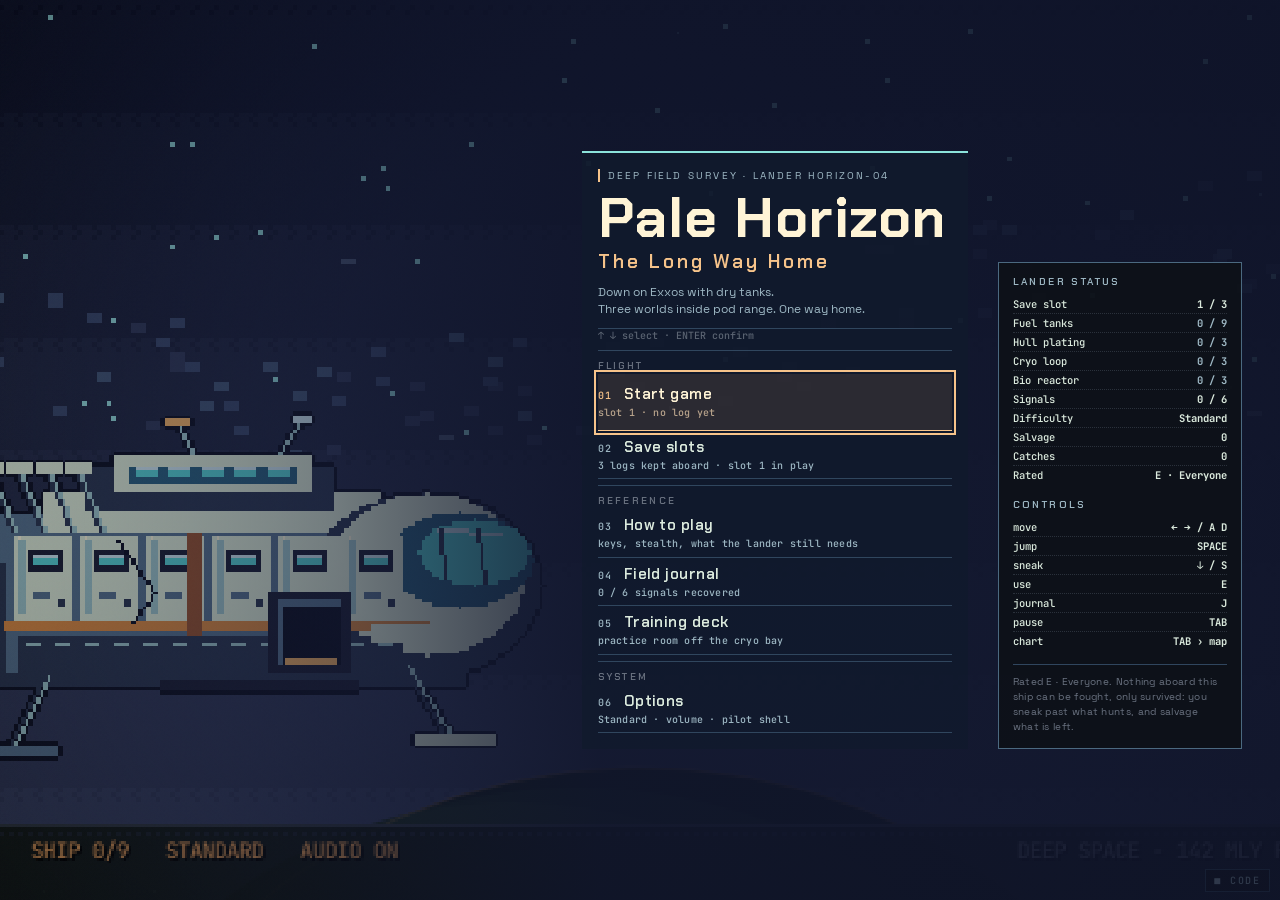
<file: game/index.html>
<!DOCTYPE html>
<html lang="en">
<head>
<meta charset="utf-8">
<meta name="viewport" content="width=device-width, initial-scale=1, viewport-fit=cover">
<title>Pale Horizon</title>
<link rel="stylesheet" href="style.css">
</head>
<body>
<div id="frame">
  <canvas id="screen" width="640" height="368"></canvas>
  <div id="scanlines"></div>

  <!-- in-game HUD -->
  <div id="hud" class="layer hidden">
    <div class="hud-left">
      <span id="hud-suit" class="suit"><span class="dot"></span><span id="hud-suit-text">EVA SEALED</span></span>
      <span class="chip"><img src="assets/ui_fuel.png" alt="fuel"> <b id="hud-fuel">0</b><small>/9</small></span>
      <span class="chip material" id="hud-hull"><img src="assets/ui_plate.png" alt="hull"> <b>0</b><small>/3</small></span>
      <span class="chip material" id="hud-cryo"><img src="assets/ui_coolant.png" alt="coolant"> <b>0</b><small>/3</small></span>
      <span class="chip material" id="hud-bio"><img src="assets/ui_ration.png" alt="rations"> <b>0</b><small>/3</small></span>
      <span id="hud-diff" class="chip diff"></span>
    </div>
    <div class="hud-right">
      <span id="hud-objective"></span>
      <span id="hud-alert" class="alert">ALERT</span>
      <span id="hud-hint" class="hint">Tab: pause &nbsp; J: journal &nbsp; M: mute</span>
    </div>
  </div>

  <!-- overlays -->
  <div id="menu" class="layer menu hidden">
    <div class="menu-grid">
      <div class="menu-main">
        <p class="kicker">Deep field survey &middot; Lander Horizon-04</p>
        <div class="logo">
          <h1>Pale Horizon</h1>
          <h2>The Long Way Home</h2>
        </div>
        <p class="tagline"></p>
        <div class="menu-buttons"></div>
      </div>
      <aside class="menu-log">
        <h3>Lander status</h3>
        <ul id="menu-status"></ul>
        <h3>Controls</h3>
        <ul id="menu-controls">
          <li><span>move</span><b>&larr; &rarr; / A D</b></li>
          <li><span>jump</span><b>SPACE</b></li>
          <li><span>sneak</span><b>&darr; / S</b></li>
          <li><span>use</span><b>E</b></li>
          <li><span>journal</span><b>J</b></li>
          <li><span>pause</span><b>TAB</b></li>
          <li><span>chart</span><b>TAB &rsaquo; map</b></li>
        </ul>
        <p class="footnote">Rated E &middot; Everyone. Nothing aboard this ship can be fought,
        only survived: you sneak past what hunts, and salvage what is left.</p>
      </aside>
    </div>
  </div>

  <div id="panel" class="layer panel hidden">
    <div class="panel-inner">
      <h3 id="panel-title"></h3>
      <div id="panel-body"></div>
      <div id="panel-actions" class="actions"></div>
    </div>
  </div>

  <!-- field processors: purify / smelt / melt -->
  <div id="minigame" class="layer minigame hidden">
    <div class="rig">
      <h3 id="mg-title"></h3>
      <p class="brief" id="mg-brief"></p>
      <canvas id="mg-canvas" width="398" height="150"></canvas>
      <div class="readout"><span id="mg-left"></span><span id="mg-right"></span></div>
      <div class="acts">
        <button id="mg-abort" class="danger">Abort</button>
      </div>
    </div>
  </div>

  <div id="dialogue" class="layer dialogue hidden">
    <div class="speaker">
      <div class="portrait"><canvas id="portrait" width="32" height="32"></canvas></div>
      <span id="speaker-name">PILOT</span>
    </div>
    <div class="bubble"><p id="dialogue-text"></p><span class="advance">[ space / click ]</span></div>
  </div>

  <div id="toast" class="layer toast hidden"><span id="toast-text"></span></div>
  <div id="flash" class="layer flash"></div>
  <!-- a small slip, not a screen: the catch animation plays behind it -->
  <div id="caught" class="layer hidden">
    <div class="slip">
      <h2>CAUGHT</h2>
      <p id="caught-line">RESTARTING THE DESCENT</p>
      <small>back to the last beacon</small>
    </div>
  </div>

  <!-- touch controls for tablets -->
  <div id="touch" class="layer touch hidden">
    <div class="dpad">
      <button data-key="left">&larr;</button>
      <button data-key="right">&rarr;</button>
    </div>
    <div class="acts">
      <button data-key="down">&darr;<small>sneak</small></button>
      <button data-key="dash">DASH<small>q</small></button>
      <button data-key="freeze">CRYO<small>f</small></button>
      <button data-key="jump">JUMP</button>
      <button data-key="use">USE</button>
    </div>
    <div class="touch-tools"><button data-key="journal">LOG</button><button data-key="pause">PAUSE</button></div>
  </div>

  <div id="debug" class="layer debug hidden"><pre id="debug-text"></pre></div>
  <div id="admin" class="layer hidden">
    <div class="console">
      <h3>Test deck</h3>
      <p class="brief">Hidden developer deck. ESC or Close exits. Changes write straight to the active save slot.</p>
      <div id="admin-body"></div>
      <pre class="state" id="admin-state"></pre>
      <div class="slot-tools">
        <button id="admin-close">Close the test deck</button>
        <button id="admin-reset" class="danger">Wipe this save slot</button>
      </div>
    </div>
  </div>
  <!-- the code reader: hidden in the corner until you go looking for it -->
  <div id="codes" class="codes">
    <button id="codes-chip" class="codes-chip" type="button" aria-label="code reader" aria-expanded="false" aria-controls="codes-input">&#9632; code</button>
    <div class="codes-box">
      <label for="codes-input">Code</label>
      <input id="codes-input" type="text" autocomplete="off" autocapitalize="off" spellcheck="false" maxlength="24" placeholder="type a code">
      <span class="codes-typed" id="codes-typed">&mdash;</span>
      <button id="codes-close" type="button">close</button>
    </div>
  </div>

  <div id="selftest" class="selftest"></div>
  <div id="loading" class="layer loading"><p>loading pixel cargo&hellip;</p></div>
</div>
<script type="module" src="src/main.js"></script>
</body>
</html>
</file>
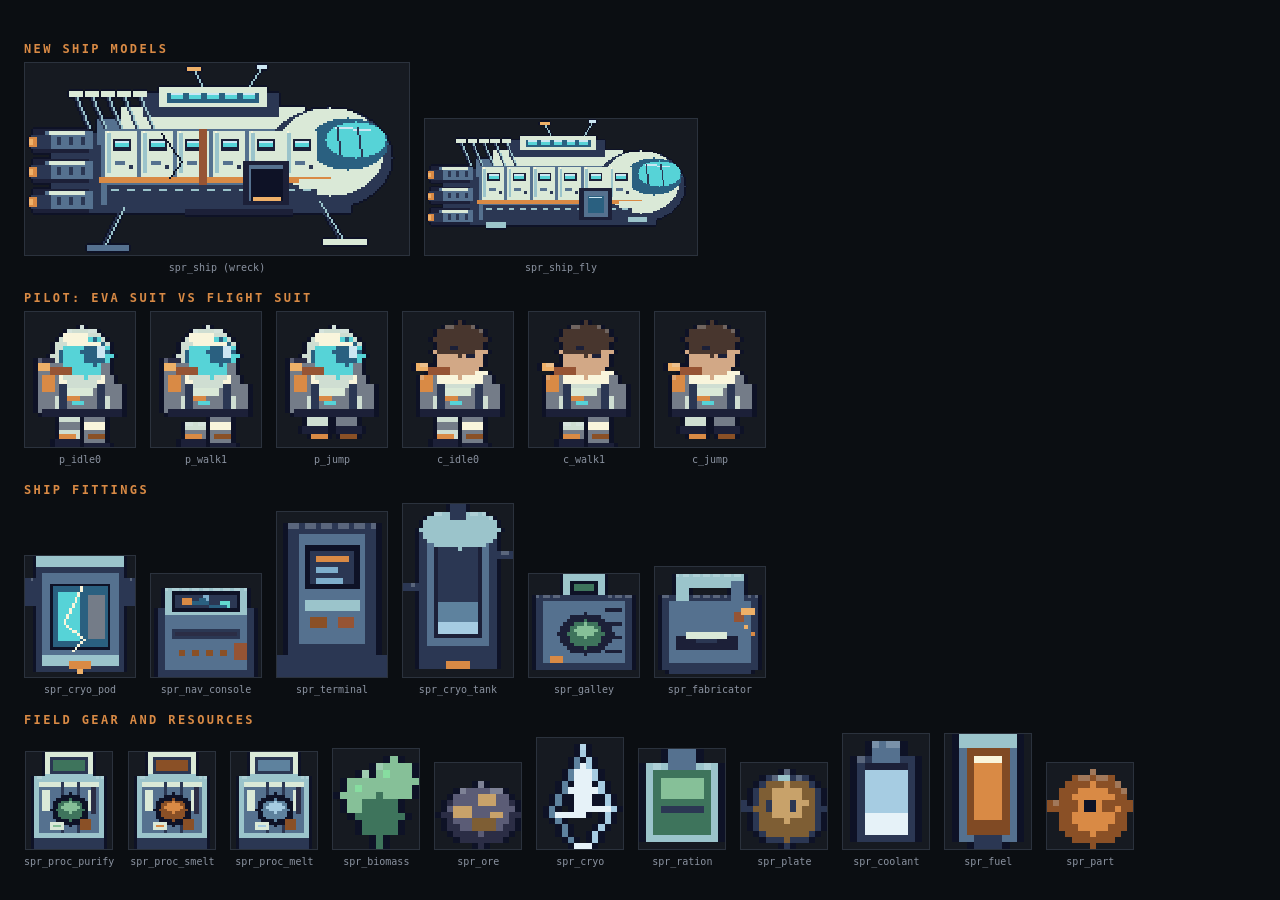
<file: art/_viewer.html>
<!DOCTYPE html>
<html lang="en">
<head>
<meta charset="utf-8">
<title>Pale Horizon art review</title>
<style>
  body { background:#0b0e12; color:#c8cede; font:12px ui-monospace,monospace; padding:16px; }
  h2 { font-size:12px; letter-spacing:.2em; text-transform:uppercase; color:#d98a45; margin:18px 0 6px; }
  .row { display:flex; flex-wrap:wrap; gap:14px; align-items:flex-end; }
  figure { margin:0; text-align:center; }
  img { image-rendering:pixelated; background:#161a21; border:1px solid #2b323d; }
  figcaption { font-size:10px; color:#8b93a1; margin-top:3px; }
</style>
</head>
<body>
<h2>New ship models</h2>
<div class="row">
  <figure><img src="../game/assets/spr_ship.png" width="384"><figcaption>spr_ship (wreck)</figcaption></figure>
  <figure><img src="../game/assets/spr_ship_fly.png" width="272"><figcaption>spr_ship_fly</figcaption></figure>
</div>
<h2>Pilot: EVA suit vs flight suit</h2>
<div class="row" id="pilots"></div>
<h2>Ship fittings</h2>
<div class="row" id="fittings"></div>
<h2>Field gear and resources</h2>
<div class="row" id="gear"></div>
<script>
const pilots = ["p_idle0","p_walk1","p_jump","c_idle0","c_walk1","c_jump"];
const fittings = ["spr_cryo_pod","spr_nav_console","spr_terminal","spr_cryo_tank","spr_galley","spr_fabricator"];
const gear = ["spr_proc_purify","spr_proc_smelt","spr_proc_melt","spr_biomass","spr_ore","spr_cryo","spr_ration","spr_plate","spr_coolant","spr_fuel","spr_part"];
for (const [el, list, size] of [["pilots", pilots, 110], ["fittings", fittings, 110], ["gear", gear, 86]]) {
  document.getElementById(el).innerHTML = list.map((n) =>
    `<figure><img src="../game/assets/${n}.png" width="${size}"><figcaption>${n}</figcaption></figure>`).join("");
}
</script>
</body>
</html>
</file>
<file: game/style.css>
/* PALE HORIZON - UI stylesheet
   Palette: "aluminium and sodium". Cold structural grey for every surface,
   one warm sodium lamp for anything you can act on, and a cold instrument
   blue for read-outs. Danger red is reserved for danger.
     void #07080B / screen #0D1015 / panel #151A21 / line #2F3742
     bone #E7E4DC / dim #8B93A1 / lamp #E8A05C / blue #8FB6D6 / danger #CF5B45
   Flat surfaces only: no gradients, no glow, no rounded corners. Anything
   that looks lit is a real light source (the engine, the beacon, the lamp). */

@font-face {
  font-family: "Plex Mono";
  src: url("assets/fonts/IBMPlexMono-Regular.woff2") format("woff2");
  font-weight: 400;
  font-style: normal;
  font-display: swap;
}
@font-face {
  font-family: "Plex Mono";
  src: url("assets/fonts/IBMPlexMono-SemiBold.woff2") format("woff2");
  font-weight: 600;
  font-style: normal;
  font-display: swap;
}
@font-face {
  font-family: "Space Grotesk";
  src: url("assets/fonts/SpaceGrotesk-Regular.woff2") format("woff2");
  font-weight: 400;
  font-style: normal;
  font-display: swap;
}
@font-face {
  font-family: "Space Grotesk";
  src: url("assets/fonts/SpaceGrotesk-Medium.woff2") format("woff2");
  font-weight: 500;
  font-style: normal;
  font-display: swap;
}
/* the console face: headings, station nameplates, anything that should read
   like it was stencilled onto the hull */
@font-face {
  font-family: "Chakra Petch";
  src: url("assets/fonts/ChakraPetch-600.woff2") format("woff2");
  font-weight: 600;
  font-style: normal;
  font-display: swap;
}
@font-face {
  font-family: "Chakra Petch";
  src: url("assets/fonts/ChakraPetch-700.woff2") format("woff2");
  font-weight: 700;
  font-style: normal;
  font-display: swap;
}
/* the read-out face: numbers, labels, keys, tables */
@font-face {
  font-family: "JetBrains Mono";
  src: url("assets/fonts/JetBrainsMono-500.woff2") format("woff2");
  font-weight: 500;
  font-style: normal;
  font-display: swap;
}
@font-face {
  font-family: "JetBrains Mono";
  src: url("assets/fonts/JetBrainsMono-700.woff2") format("woff2");
  font-weight: 700;
  font-style: normal;
  font-display: swap;
}

:root {
  --void: #10152b;
  --screen: #16233d;
  --panel: #1b2d46;
  --panel-2: #29415a;
  --line: #4b6980;
  --line-soft: #30465e;
  --text: #dbeadd;
  --bright: #fff4d6;
  --dim: #9eb8c4;
  --lamp: #f6c38a;
  --blue: #8be3db;
  --danger: #cf5b45;
  --font: "Space Grotesk", "Plex Mono", ui-monospace, "Segoe UI", sans-serif;
  --mono: "JetBrains Mono", "Plex Mono", ui-monospace, "Consolas", monospace;
  --display: "Chakra Petch", "Space Grotesk", "Plex Mono", sans-serif;
  /* every numeral the game shows lines up in a column */
  --nums: tabular-nums lining-nums;
}

* { box-sizing: border-box; }

html, body {
  margin: 0;
  padding: 0;
  height: 100%;
  background: var(--void);
  color: var(--text);
  font-family: var(--font);
  overflow: hidden;
  -webkit-user-select: none;
  user-select: none;
}

#frame { position: fixed; inset: 0; display: grid; place-items: center; }

#screen {
  display: block;
  image-rendering: pixelated;
  image-rendering: crisp-edges;
  background: #05070a;
  box-shadow: 0 0 0 4px #12161d, 0 0 0 5px #05070a, 0 12px 40px #000c;
}

/* film grain: one repeating tile, no animation, sits over everything */
#scanlines {
  position: absolute;
  inset: 0;
  pointer-events: none;
  background-image: url("data:image/svg+xml,%3Csvg xmlns='http://www.w3.org/2000/svg' width='64' height='64'%3E%3Cfilter id='g'%3E%3CfeTurbulence type='fractalNoise' baseFrequency='0.8' numOctaves='2'/%3E%3C/filter%3E%3Crect width='64' height='64' filter='url(%23g)' opacity='0.5'/%3E%3C/svg%3E");
  background-repeat: repeat;
  background-size: 64px 64px;
  opacity: 0.045;
  mix-blend-mode: overlay;
}

.layer { position: absolute; inset: 0; pointer-events: none; }
.hidden { display: none !important; }

/* ------------------------------------------------------------------- HUD -- */
#hud {
  display: flex;
  justify-content: space-between;
  align-items: flex-start;
  padding: 9px 12px;
  font-size: 12px;
  font-family: var(--mono);
  font-weight: 500;
  font-variant-numeric: var(--nums);
}
.chip b, .menu-log li b, .slot .meta, .minigame .readout { font-variant-numeric: var(--nums); }
.hud-left, .hud-right { display: flex; gap: 7px; align-items: center; flex-wrap: wrap; }
.chip {
  display: inline-flex;
  align-items: center;
  gap: 5px;
  background: rgba(13, 16, 21, 0.88);
  border: 1px solid var(--line);
  padding: 2px 7px 2px 5px;
}
.chip small { color: var(--dim); }
.chip img { width: 12px; height: 16px; image-rendering: pixelated; }
.chip.material { border-color: #37414f; }
.chip.done { color: var(--lamp); border-color: #4a3a28; }
#hud-objective {
  background: rgba(13, 16, 21, 0.88);
  border: 1px solid var(--line);
  padding: 2px 8px;
  color: var(--blue);
  max-width: 44vw;
  text-align: right;
}
.alert {
  color: var(--danger);
  border: 1px solid var(--danger);
  padding: 2px 7px;
  background: rgba(13, 16, 21, 0.88);
  animation: blink 0.5s steps(2, end) infinite;
  letter-spacing: 0.12em;
}
.hint { color: var(--dim); font-size: 10.5px; }
@keyframes blink { 50% { opacity: 0.3; } }

/* suit state: a single read-out, because one catch now ends the run */
.suit { display: inline-flex; align-items: center; gap: 6px; background: rgba(13, 16, 21, 0.88); border: 1px solid var(--line); padding: 3px 8px; letter-spacing: 0.08em; font-size: 10.5px; }
.suit .dot { width: 7px; height: 7px; background: var(--lamp); }
.suit.unsealed .dot { background: var(--blue); }

.diff-row { display: flex; gap: 8px; flex-wrap: wrap; margin-bottom: 6px; }
.diff-btn { flex: 1 1 140px; }
.diff-btn.active { border-color: var(--lamp); color: var(--text); background: var(--panel-2); }
.blurb { color: var(--dim); font-size: 11px; line-height: 1.55; margin: 0 0 8px; }
.slider { display: grid; grid-template-columns: 90px 1fr; align-items: center; gap: 10px; margin-bottom: 6px; font-size: 12px; color: var(--dim); }
.slider input[type="range"] { width: 100%; accent-color: var(--lamp); height: 18px; }
button.inline { display: inline-block; width: auto; padding: 6px 10px; font-size: 12px; }

.debug { pointer-events: none; padding: 32px 12px; }
.debug pre {
  margin: 0;
  font-size: 11px;
  line-height: 1.45;
  color: #b9c2cf;
  background: rgba(7, 8, 11, 0.86);
  border: 1px solid var(--line-soft);
  padding: 8px 10px;
  display: inline-block;
  white-space: pre;
}

/* --------------------------------------------------------- self-test panel */
.selftest {
  display: none;
  position: fixed;
  inset: 12px;
  overflow: auto;
  z-index: 60;
  background: rgba(7, 8, 11, 0.97);
  border: 1px solid var(--line);
  padding: 14px 16px;
  font-family: var(--font);
  font-size: 12px;
  line-height: 1.5;
  color: var(--text);
}
.selftest.pass { border-color: var(--lamp); }
.selftest.fail { border-color: var(--danger); }
.selftest h2 { margin: 0 0 10px; font-size: 14px; letter-spacing: 1px; }
.selftest.pass h2 { color: var(--lamp); }
.selftest.fail h2 { color: var(--danger); }
.selftest ul { margin: 0; padding-left: 18px; }
.selftest li { margin-bottom: 3px; }
.selftest li.ok { color: var(--lamp); }
.selftest li.bad { color: var(--danger); font-weight: 600; }
.selftest li span { color: var(--dim); font-weight: 400; }

/* ------------------------------------------------------------------ menu -- */
/* Asymmetric on purpose: the game's own canvas is the backdrop, so the menu
   is a left-hand slab of type with a narrow read-out column beside it. */
.menu {
  display: flex;
  align-items: safe center;
  justify-content: flex-end;
  overflow-y: auto;
  padding: 3vh 3vw;
  pointer-events: auto;
  background: linear-gradient(90deg, rgba(16,21,43,.06), rgba(16,21,43,.88) 47%);
}
/* type on the right, the wreck and its planet on the left: the game's own
   canvas is part of the composition rather than something to cover up */
.menu-grid {
  display: grid;
  grid-template-columns: minmax(300px, 1fr) minmax(196px, 244px);
  gap: 30px;
  align-items: end;
  width: 100%;
  max-width: 660px;
}
.menu-main { max-width: 520px; }
.title-screen #screen { width: 100vw !important; height: auto !important; min-height: 100vh; object-fit: cover; box-shadow: none; }
.menu-main { padding: 16px; background: rgba(16,26,44,.82); border-top: 2px solid var(--blue); }
.menu-log { background: rgba(16,26,44,.9); }
@media (max-width: 720px) { .menu-main { padding: 12px; } }
.kicker {
  margin: 0 0 10px;
  font-size: 10px;
  letter-spacing: 0.22em;
  text-transform: uppercase;
  color: var(--dim);
  border-left: 2px solid var(--lamp);
  padding-left: 8px;
}
.logo h1 {
  margin: 0;
  font-family: var(--display);
  font-weight: 700;
  font-size: clamp(42px, 5vw, 62px);
  line-height: 0.92;
  letter-spacing: 0.02em;
  color: var(--bright);
}
.logo h2 {
  margin: 6px 0 0;
  font-family: var(--display);
  font-weight: 600;
  font-size: clamp(13px, 2.1vw, 19px);
  letter-spacing: 0.16em;
  color: var(--lamp);
}
.tagline {
  color: var(--dim);
  margin: 14px 0 0;
  line-height: 1.62;
  font-size: 12.5px;
  max-width: 44ch;
}
.tagline b { color: var(--text); font-weight: 600; }

.menu-buttons {
  display: flex;
  flex-direction: column;
  gap: 0;
  margin-top: 18px;
  border-top: 1px solid var(--line-soft);
  counter-reset: item;
}
.menu-buttons button {
  display: grid;
  grid-template-columns: 26px 1fr;
  align-items: baseline;
  width: 100%;
  gap: 0;
  text-align: left;
  border: 0;
  border-bottom: 1px solid var(--line-soft);
  background: transparent;
  padding: 8px 10px 8px 0;
}
.menu-buttons button::before {
  counter-increment: item;
  content: counter(item, decimal-leading-zero);
  grid-column: 1;
  grid-row: 1;
  font-size: 10px;
  color: var(--dim);
  letter-spacing: 0.1em;
}
.menu-buttons button > .label {
  grid-column: 2;
  grid-row: 1;
  font-family: var(--display);
  font-weight: 600;
  font-size: 15px;
  letter-spacing: 0.03em;
}
/* group headers inside the menu: a quiet rule with a stencilled caption */
.menu-buttons .group {
  grid-column: 1 / -1;
  margin: 14px 0 2px;
  font-family: var(--display);
  font-weight: 600;
  font-size: 9.5px;
  letter-spacing: 0.24em;
  text-transform: uppercase;
  color: #6a7280;
  border-top: 1px solid var(--line-soft);
  padding-top: 9px;
}
.menu-buttons .group:first-child { margin-top: 0; border-top: 0; padding-top: 0; }
.menu-buttons .hint {
  grid-column: 1 / -1;
  font-family: var(--mono);
  font-size: 10px;
  color: #5b6472;
  margin: 0 0 2px;
}
.menu-buttons button .key {
  grid-column: 1;
  grid-row: 1;
  font-family: var(--mono);
  font-size: 10px;
  color: var(--lamp);
}
.menu-buttons button.nonum::before { content: ""; }
.menu-buttons button:hover:not(:disabled) { background: rgba(232, 160, 92, 0.07); border-color: var(--line); }
.menu-buttons button:hover:not(:disabled)::before { color: var(--lamp); }
.menu-buttons button:active:not(:disabled) { background: rgba(232, 160, 92, 0.13); }
.menu-buttons button .sub {
  /* the number and the label sit on the first row, the sub-line spans both */
  grid-column: 1 / -1;
  display: block;
  font-size: 10px;
  line-height: 1.35;
  color: var(--dim);
  margin-top: 2px;
  letter-spacing: 0.02em;
}
.menu-buttons button.primary { color: var(--bright); }
.menu-buttons button.primary::before { color: var(--lamp); }
.menu-buttons button:disabled { opacity: 0.42; cursor: not-allowed; }

.menu-log {
  border: 1px solid var(--line);
  background: rgba(13, 16, 21, 0.82);
  padding: 12px 14px 14px;
  align-self: end;
}
.menu-log h3 {
  margin: 0 0 7px;
  font-family: var(--display);
  font-weight: 600;
  font-size: 10px;
  letter-spacing: 0.24em;
  text-transform: uppercase;
  color: var(--dim);
}
.menu-log h3 + ul { margin: 0 0 14px; padding: 0; list-style: none; }
.menu-log li {
  display: flex;
  justify-content: space-between;
  gap: 10px;
  font-family: var(--mono);
  font-weight: 500;
  font-size: 10.5px;
  padding: 2px 0;
  border-bottom: 1px dotted #2a313b;
}
.menu-log li:last-child { border-bottom: 0; }
.menu-log li b { color: var(--text); font-weight: 600; }
.menu-log li .ok { color: var(--lamp); }
.menu-log li .off { color: var(--dim); }
.footnote {
  color: #6a7280;
  font-size: 10px;
  letter-spacing: 0.03em;
  margin: 0;
  padding-top: 9px;
  border-top: 1px solid var(--line-soft);
  line-height: 1.5;
}

button {
  font-family: var(--mono);
  font-weight: 500;
  font-size: 12.5px;
  color: var(--text);
  background: var(--panel);
  border: 1px solid var(--line);
  border-radius: 0;
  padding: 8px 13px;
  cursor: pointer;
  letter-spacing: 0.05em;
  text-align: center;
  transition: background 0.08s linear, border-color 0.08s linear;
}
button:hover:not(:disabled) { background: var(--panel-2); border-color: var(--lamp); }
button:focus-visible { outline: 2px solid var(--lamp); outline-offset: 1px; }
button:active:not(:disabled) { background: #191f27; }
button.primary { border-color: var(--lamp); color: var(--bright); }
button:disabled { opacity: 0.45; cursor: not-allowed; }
button .sub { display: block; font-size: 10px; color: var(--dim); margin-top: 3px; letter-spacing: 0.02em; }
button.primary .sub { color: #b9a48c; }
button.danger { border-color: var(--danger); color: #f0cfc7; }
button.danger:hover:not(:disabled) { background: #24160f; border-color: var(--danger); }

/* --------------------------------------------------------------- panels --- */
.panel {
  display: grid;
  place-items: center;
  background: rgba(12,20,37,.82);
  pointer-events: auto;
}
.panel-inner {
  width: min(680px, 92vw);
  max-height: 88vh;
  overflow: auto;
  background: var(--panel);
  border: 1px solid var(--line);
  box-shadow: 0 0 0 3px #101b30, 0 0 0 4px #496579, 8px 8px 0 #091222b0;
  border-top: 3px solid var(--blue);
  padding: 16px 18px;
}
.panel-inner h3 {
  margin: 0 0 12px;
  padding-bottom: 8px;
  border-bottom: 1px solid var(--line-soft);
  color: var(--lamp);
  font-family: var(--display);
  letter-spacing: 0.2em;
  font-size: 13px;
  font-weight: 700;
  text-transform: uppercase;
}
#panel-body { line-height: 1.7; font-size: 13px; color: var(--text); }
#panel-body p { margin: 0 0 9px; }
#panel-body ul { margin: 0 0 10px; padding-left: 20px; }
#panel-body li { margin-bottom: 4px; }
#panel-body b { color: var(--bright); font-weight: 600; }
#panel-body .keys { display: grid; grid-template-columns: max-content 1fr; gap: 4px 14px; margin-bottom: 10px; }
#panel-body .keys span:nth-child(odd) {
  color: var(--text);
  background: var(--panel-2);
  border: 1px solid var(--line);
  padding: 1px 7px;
  text-align: center;
  font-size: 11px;
}
.actions { display: flex; gap: 8px; flex-wrap: wrap; margin-top: 14px; }

/* save slots */
.slots { display: grid; gap: 8px; margin: 4px 0 12px; }
.slot {
  display: grid;
  grid-template-columns: 40px 1fr auto;
  gap: 12px;
  align-items: center;
  border: 1px solid var(--line);
  background: var(--screen);
  padding: 9px 11px;
  text-align: left;
}
.slot:hover { border-color: var(--lamp); background: #171d25; }
.slot .index { font-family: var(--display); font-size: 22px; color: var(--lamp); line-height: 1; }
.slot .meta { font-size: 11px; color: var(--dim); margin-top: 3px; line-height: 1.5; }
.slot .name { font-size: 13px; color: var(--text); }
.slot.empty .index { color: #39414d; }
.slot.empty .name { color: var(--dim); }
.slot .stamp { font-size: 10px; color: var(--dim); text-align: right; white-space: nowrap; }
.slot-row { display: flex; gap: 6px; }
.slot-tools { display: flex; gap: 6px; margin-top: 2px; }

/* ------------------------------------------------------------- dialogue --- */
.dialogue {
  display: flex;
  align-items: flex-end;
  gap: 10px;
  padding: 0 14px 16px;
  pointer-events: auto;
}
.speaker { display: flex; flex-direction: column; align-items: center; gap: 4px; }
.portrait {
  width: 56px;
  height: 56px;
  border: 1px solid var(--line);
  background: var(--panel);
  display: grid;
  place-items: center;
}
.portrait canvas { width: 50px; height: 50px; image-rendering: pixelated; }
#speaker-name { font-family: var(--display); font-weight: 600; font-size: 10px; color: var(--lamp); letter-spacing: 0.22em; }
.bubble {
  flex: 1;
  background: rgba(21, 26, 33, 0.96);
  border: 1px solid var(--line);
  border-left: 2px solid var(--lamp);
  padding: 11px 13px 6px;
  font-size: 13px;
  line-height: 1.65;
  min-height: 64px;
}
.bubble p { margin: 0; }
.advance { display: block; text-align: right; font-size: 10px; color: var(--dim); margin-top: 6px; }

.toast { display: grid; place-items: start center; padding-top: 14vh; }
.toast span {
  background: rgba(13, 16, 21, 0.95);
  border: 1px solid var(--line);
  border-left: 2px solid var(--lamp);
  padding: 7px 15px;
  font-family: var(--display);
  font-weight: 600;
  font-size: 13px;
  letter-spacing: 0.04em;
  color: var(--text);
}
.flash { background: #000; opacity: 0; transition: opacity 0.25s linear; pointer-events: none; }
.flash.hurt { background: radial-gradient(ellipse at 50% 50%, rgba(60, 10, 10, 0) 30%, rgba(24, 5, 5, 0.9) 100%); }

/* ------------------------------------------------------------------ caught */
/* A catch is a small slip in the corner of the eye, not a cut to black: the
   pilot is being folded under the roots or lifted off while this is up. */
#caught {
  display: grid;
  place-items: center;
  background: rgba(8, 6, 6, 0);
  transition: background 0.18s linear;
}
#caught.on { background: rgba(12, 8, 8, 0.22); }
#caught .slip {
  min-width: 190px;
  max-width: 280px;
  padding: 9px 14px 10px;
  text-align: left;
  background: rgba(13, 16, 21, 0.95);
  border: 1px solid var(--line);
  border-left: 2px solid var(--danger);
  box-shadow: 0 8px 24px rgba(0, 0, 0, 0.5);
}
#caught.on .slip { animation: slip-in 0.18s ease-out; }
@keyframes slip-in {
  from { transform: translateY(6px); opacity: 0; }
  to { transform: translateY(0); opacity: 1; }
}
#caught h2 {
  margin: 0 0 3px;
  font-family: var(--display);
  font-weight: 600;
  font-size: 12px;
  letter-spacing: 0.24em;
  color: #f0cfc7;
}
#caught p { margin: 0; font-size: 10px; letter-spacing: 0.1em; color: #d8a99c; }
#caught small { display: block; margin-top: 5px; font-size: 9px; color: var(--dim); }

/* --------------------------------------------------------------- the kits */
.minigame {
  display: grid;
  place-items: center;
  background: rgba(7, 8, 11, 0.82);
  pointer-events: auto;
}
.minigame .rig {
  width: min(430px, 90vw);
  background: var(--panel);
  border: 1px solid var(--line);
  box-shadow: 0 0 0 3px #101b30, 0 0 0 4px #496579, 8px 8px 0 #091222b0;
  border-top: 3px solid var(--blue);
  padding: 14px 16px 16px;
}
.minigame h3 { margin: 0 0 3px; font-family: var(--display); font-weight: 700; font-size: 12px; letter-spacing: 0.24em; text-transform: uppercase; color: var(--lamp); }
.minigame .brief { margin: 0 0 12px; font-size: 11.5px; color: var(--dim); line-height: 1.55; }
.minigame canvas { display: block; width: 100%; image-rendering: pixelated; border: 1px solid var(--line-soft); background: #0b0e13; }
.minigame .readout { display: flex; justify-content: space-between; font-size: 11px; color: var(--dim); margin-top: 8px; letter-spacing: 0.08em; }
.minigame .readout b { color: var(--text); }
.minigame .acts { display: flex; gap: 8px; margin-top: 12px; justify-content: flex-end; }

/* --------------------------------------------------------------- admin ---- */
#admin {
  display: grid;
  place-items: center;
  background: rgba(4, 5, 8, 0.9);
  pointer-events: auto;
  z-index: 70;
}
#admin .console {
  width: min(760px, 94vw);
  max-height: 92vh;
  overflow: auto;
  background: var(--panel);
  border: 1px solid var(--line);
  padding: 14px 16px 16px;
}
#admin h3 {
  margin: 0 0 4px;
  font-family: var(--display);
  font-weight: 700;
  font-size: 13px;
  letter-spacing: 0.24em;
  text-transform: uppercase;
  color: var(--lamp);
}
#admin .brief { margin: 0 0 12px; font-size: 11px; color: var(--dim); }
#admin h4 {
  margin: 14px 0 6px;
  font-family: var(--display);
  font-weight: 600;
  font-size: 10px;
  letter-spacing: 0.24em;
  text-transform: uppercase;
  color: var(--dim);
  border-bottom: 1px solid var(--line-soft);
  padding-bottom: 4px;
}
#admin .grid { display: grid; grid-template-columns: repeat(auto-fit, minmax(178px, 1fr)); gap: 6px; }
#admin button { text-align: left; font-size: 11.5px; padding: 7px 10px; }
#admin button small { display: block; color: var(--dim); font-size: 9.5px; margin-top: 2px; letter-spacing: 0; }
#admin .state {
  margin-top: 14px;
  font-family: var(--mono);
  font-weight: 500;
  font-size: 10.5px;
  line-height: 1.55;
  color: #b9c2cf;
  background: var(--screen);
  border: 1px solid var(--line-soft);
  padding: 9px 10px;
  max-height: 170px;
  overflow: auto;
  white-space: pre-wrap;
  word-break: break-word;
}
.admin-hint {
  position: absolute;
  left: 12px;
  bottom: 10px;
  font-size: 10px;
  letter-spacing: 0.12em;
  color: #5b6472;
}

/* --------------------------------------------------------------- touch ---- */
.touch {
  display: flex;
  justify-content: space-between;
  align-items: flex-end;
  padding: 16px;
  pointer-events: none;
}
.touch .dpad, .touch .acts { display: flex; gap: 6px; pointer-events: auto; }
.touch button { touch-action: none; }
.touch-tools { position: absolute; right: 14px; top: 74px; display: flex; gap: 6px; pointer-events: auto; }
.touch .touch-tools button { min-width: 42px; height: 32px; font-size: 10px; }
@media (max-width: 720px) {
  .touch { padding: 48px 6px; }
  .touch button { min-width: 34px; height: 48px; font-size: 10px; padding: 4px; }
  .hud-left { flex-wrap: wrap; max-width: 65vw; gap: 4px; }
  .hud-right { max-width: 32vw; font-size: 9px; }
}
.journal-location { font: 10px var(--mono); letter-spacing: .12em; text-transform: uppercase; color: var(--blue); }
.journal-inventory { display: grid; grid-template-columns: repeat(3,1fr); gap: 8px; margin: 14px 0 24px; }
.journal-stock { display: flex; gap: 8px; padding: 10px; background: #122239; border: 1px solid var(--line-soft); font-size: 11px; }
.journal-stock img { width: 20px; height: 24px; object-fit: contain; image-rendering: pixelated; }
.journal-stock b { display: block; font-size: 10px; margin-top: 3px; }
.journal-entry { border-left: 2px solid var(--blue); padding: 4px 14px; background: #14243a; margin: 12px 0; }
.journal-entry h4 { color: var(--lamp); margin: 4px 0; }
#panel-body details { border-top: 1px solid var(--line-soft); padding: 9px 0; }
#panel-body summary { cursor: pointer; color: var(--blue); font-family: var(--display); }
@media (max-width: 480px) { .journal-inventory { grid-template-columns: 1fr; } }

.touch button {
  min-width: 58px;
  height: 58px;
  font-size: 17px;
  opacity: 0.82;
  background: rgba(13, 16, 21, 0.88);
}
.touch small { display: block; font-size: 9px; color: var(--dim); }
@media (max-width: 720px) {
  .touch button { min-width: 34px; width: 42px; height: 48px; font-size: 10px; padding: 4px; }
  .touch .dpad, .touch .acts { gap: 4px; }
  .touch .touch-tools button { width: 42px; }
  #hud { gap: 4px; padding: 8px; }
  .hud-left { flex: 1; max-width: 56vw; }
  .hud-right { flex: 0 1 40vw; min-width: 0; }
  #hud-objective { white-space: normal; font-size: 8px; line-height: 1.5; }
  #hud-hint { display: none; }
}

/* ------------------------------------------------------------ code reader --
   Hidden in the bottom-right corner. It sits at 22% opacity and comes up to
   full on hover, so a player who never looks for it never notices it, and one
   who does gets a proper console to type into. */
.codes {
  position: fixed;
  z-index: 90;
  right: 10px;
  bottom: 8px;
  pointer-events: auto;
  display: flex;
  flex-direction: column;
  align-items: flex-end;
  gap: 6px;
  opacity: 0.22;
  transition: opacity 0.12s linear;
}
.codes:hover, .codes.open, .codes:focus-within { opacity: 1; }
.codes-chip {
  font-family: var(--mono);
  font-weight: 500;
  font-size: 10px;
  letter-spacing: 0.18em;
  text-transform: uppercase;
  color: var(--dim);
  background: rgba(13, 16, 21, 0.86);
  border: 1px solid var(--line-soft);
  padding: 4px 8px;
}
.codes-chip:hover { color: var(--lamp); border-color: var(--line); background: rgba(13, 16, 21, 0.86); }
.codes-box { display: none; gap: 6px; align-items: center; flex-wrap: wrap; max-width: calc(100vw - 20px); padding: 10px; background: var(--void); border: 1px solid var(--line); }
.codes.open .codes-box { display: flex; }
.codes-box label {
  font-family: var(--display);
  font-weight: 600;
  font-size: 9.5px;
  letter-spacing: 0.22em;
  text-transform: uppercase;
  color: var(--dim);
}
.codes-box input {
  font-family: var(--mono);
  font-weight: 700;
  font-size: 12px;
  letter-spacing: 0.22em;
  text-transform: uppercase;
  color: var(--lamp);
  background: var(--void);
  border: 1px solid var(--line);
  padding: 5px 9px;
  width: 150px;
  outline: none;
}
.codes-box input:focus { border-color: var(--lamp); }
.codes-box input::placeholder { color: #4a525e; letter-spacing: 0.14em; text-transform: none; }
.codes-typed { font-family: var(--mono); font-size: 10px; color: #5b6472; min-width: 74px; }
.codes-box button { font-size: 10px; padding: 5px 8px; }

button.cursor:not(:disabled), button:focus-visible { border-color: var(--lamp); background: rgba(143,182,214,0.12); outline: 2px solid var(--lamp); outline-offset: 2px; }
.menu-buttons button.primary { background: rgba(232,160,92,0.12); padding-top: 14px; padding-bottom: 14px; }
@media (max-height: 900px) {
  .logo h1 { font-size: 56px; }
  .tagline { font-size: 12px; line-height: 1.4; margin-top: 10px; }
  .menu-buttons { margin-top: 10px; }
  .menu-buttons button { padding-top: 6px; padding-bottom: 6px; }
  .menu-buttons button.primary { padding-top: 10px; padding-bottom: 10px; }
  .menu-buttons .group { margin-top: 6px; }
}
@media (max-width: 720px) {
  .menu-grid { grid-template-columns: 1fr; gap: 16px; }
  .menu-log { display: none; }
  .menu { justify-content: center; padding: 24px; }
  .logo h1 { font-size: 48px; }
  /* A phone in portrait is far taller than the canvas is wide: cropping to fill
     would leave the middle third of the title composition. Letterbox instead so
     the whole wreck, planet and title card stay on screen. */
  .title-screen #screen { height: 100vh !important; min-height: 0 !important; object-fit: contain; }
}

.loading {
  display: grid;
  place-items: center;
  background: var(--void);
  color: var(--dim);
  font-size: 12px;
  letter-spacing: 0.14em;
  pointer-events: auto;
}
</file>
